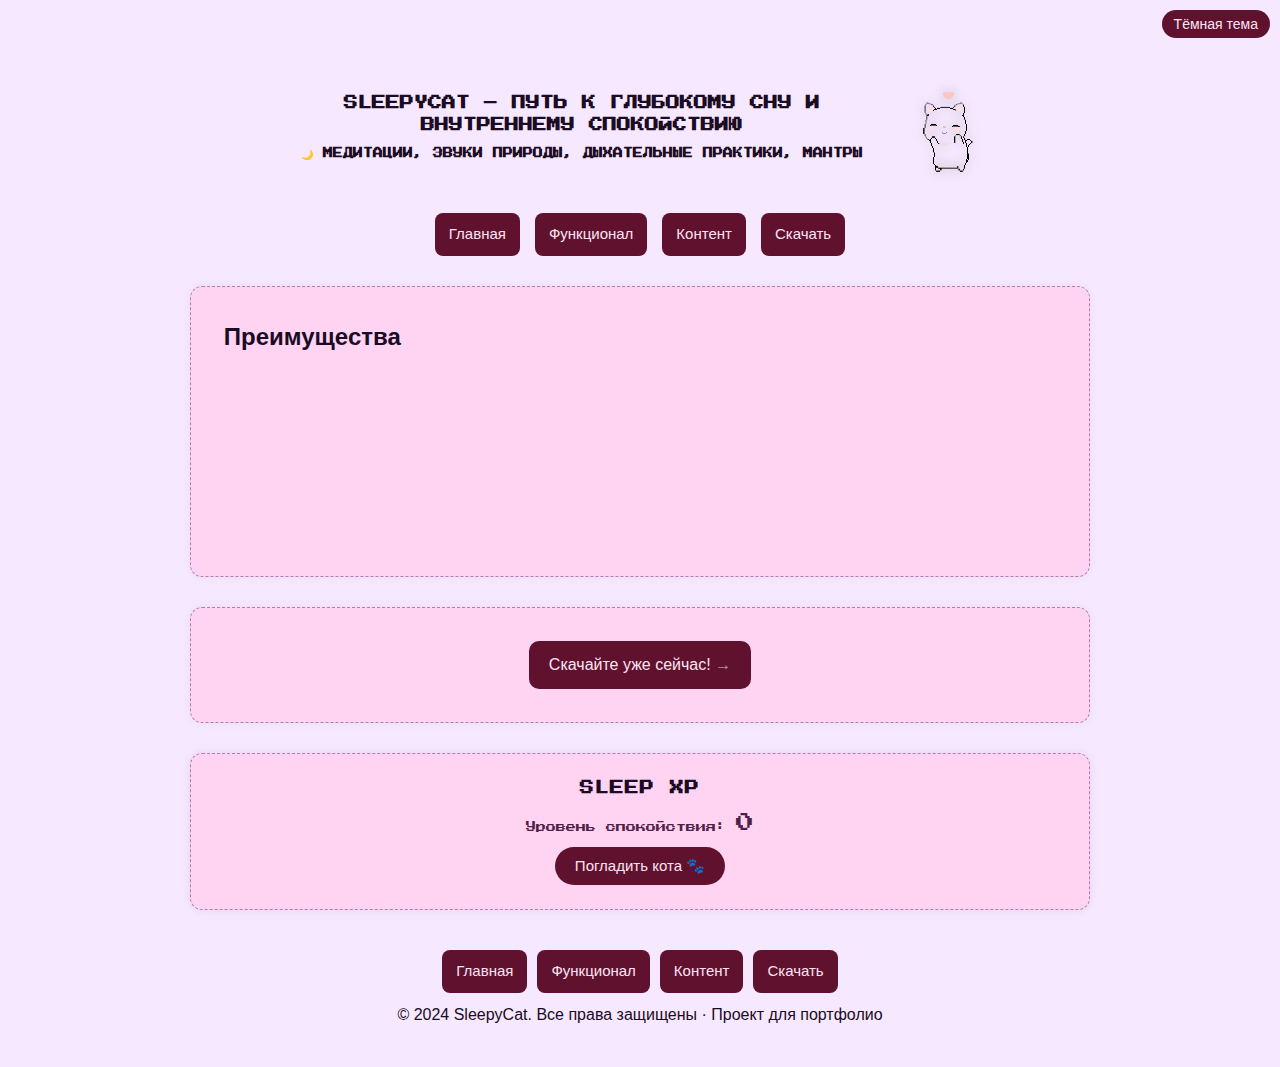
<file: index.html>
<!DOCTYPE html>
<html lang="ru">
<head>
  <meta charset="utf-8">
  <title>Sleepy Cat</title>
  <link rel="stylesheet" href="main.css">
  <link rel="stylesheet" href="https://fonts.googleapis.com/css2?family=Press+Start+2P&display=swap">
  <script src="myproject.js"></script>
</head>

<body>

<button id="theme-toggle" class="pill-btn floating-btn">Тёмная тема</button>


<header>

  <div class="hero">
    <div class="hero-text">
      <h1>SleepyCat – путь к глубокому сну и внутреннему спокойствию</h1>
      <h3>Медитации, звуки природы, дыхательные практики, мантры</h3>
    </div>

    <div class="hero-cat">
      <img src="pixel-cat.png" alt="Пиксельный котик SleepyCat">
    </div>
  </div>

  <nav class="main-nav">
    <a href="index.html">Главная</a>
    <a href="features.html">Функционал</a>
    <a href="content.html">Контент</a>
    <a href="howitworks.html">Скачать</a>
  </nav>
</header>

<section class="features-section">
  <h2>Преимущества</h2>

  <ol>
    <li>
      Внутреннее спокойствие каждый день
      <p>медитации и звуки природы помогают расслабиться, снять стресс и восстановить эмоциональный баланс в любое время</p>
    </li>

    <li>
      Забота о ментальном здоровье
      <p>регулярные дыхательные практики и медитации улучшают концентрацию, сон и общее психологическое состояние</p>
    </li>
  </ol>
</section>

<section class="how-it-works">
  <a href="howitworks.html ">Скачайте уже сейчас!</a>
</section>
 
<section class="xp-widget">
  <h2 class="pixel-heading">Sleep XP</h2>
  <p>Уровень спокойствия: <span id="xp-value">0</span></p>
  <button id="xp-btn" class="primary-btn pill-btn floating-btn">
    Погладить кота 🐾
  </button>
</section>


<footer>
  <nav class="footer-nav">
    <a href="index.html">Главная</a>
    <a href="features.html">Функционал</a>
    <a href="content.html">Контент</a>
    <a href="howitworks.html">Скачать</a>
  </nav>

  <p>© 2024 SleepyCat. Все права защищены · Проект для портфолио</p>
</footer>

</body>
</html>
</file>
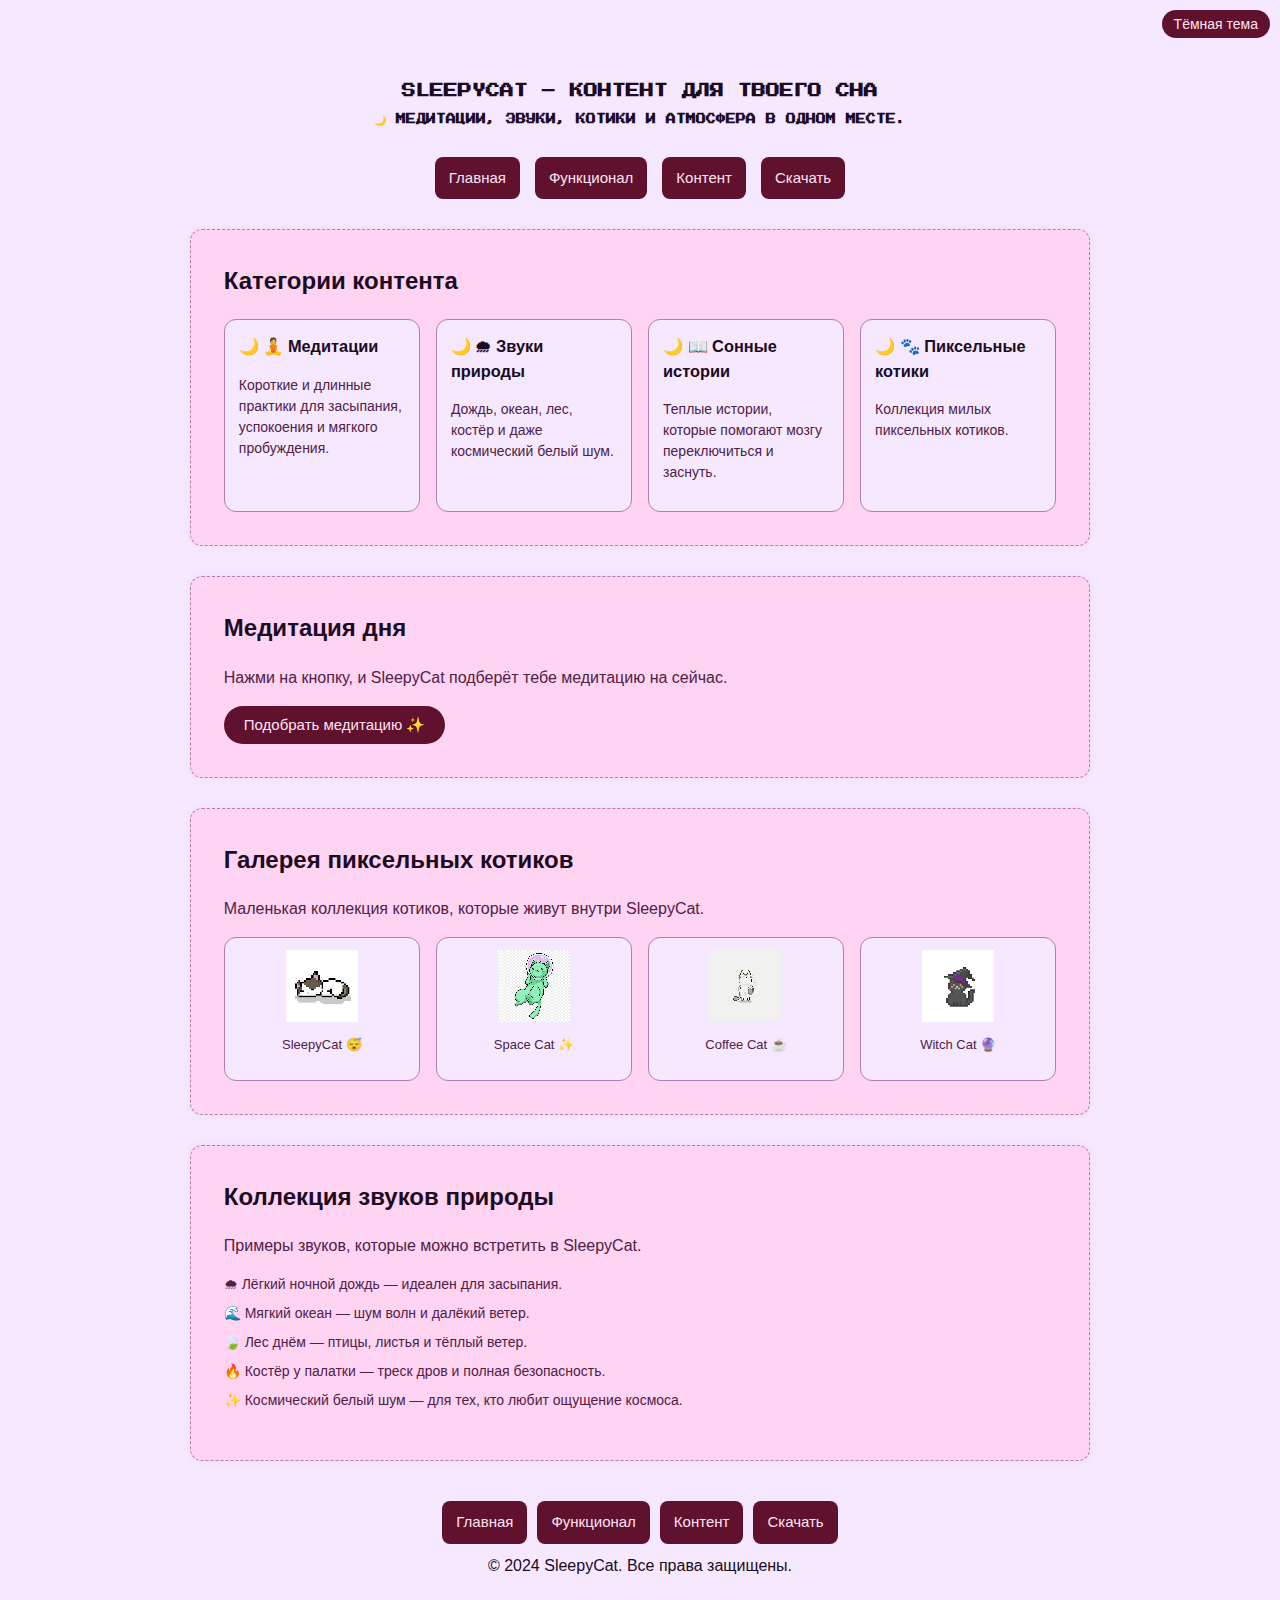
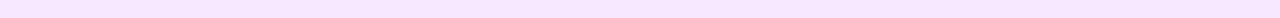
<file: content.html>
<!DOCTYPE html>
<html lang="ru">
<head>
  <meta charset="utf-8">
  <title>SleepyCat – Контент для сна</title>
  <link rel="stylesheet" href="main.css">
  <link rel="stylesheet" href="https://fonts.googleapis.com/css2?family=Press+Start+2P&display=swap">
  <script src="myproject.js" defer></script>
</head>

<body>

<button id="theme-toggle" class="pill-btn floating-btn">Тёмная тема</button>

<header>
  <h1>SleepyCat – Контент для твоего сна</h1>
  <h3>Медитации, звуки, котики и атмосфера в одном месте.</h3>

  <nav class="main-nav">
    <a href="index.html">Главная</a>
    <a href="features.html">Функционал</a>
    <a href="content.html">Контент</a>
    <a href="howitworks.html">Скачать</a>
  </nav>
</header>

<!-- КАТЕГОРИИ КОНТЕНТА -->
<section class="content-section">
  <h2>Категории контента</h2>

  <div class="content-categories">
    <article class="content-card">
      <h3>🧘 Медитации</h3>
      <p>Короткие и длинные практики для засыпания, успокоения и мягкого пробуждения.</p>
    </article>

    <article class="content-card">
      <h3>🌧 Звуки природы</h3>
      <p>Дождь, океан, лес, костёр и даже космический белый шум.</p>
    </article>

    <article class="content-card">
      <h3>📖 Сонные истории</h3>
      <p>Теплые истории, которые помогают мозгу переключиться и заснуть.</p>
    </article>

    <article class="content-card">
      <h3>🐾 Пиксельные котики</h3>
      <p>Коллекция милых пиксельных котиков.</p>
    </article>
  </div>
</section>

<!-- СЛУЧАЙНАЯ МЕДИТАЦИЯ ДНЯ -->
<section class="content-section">
  <h2>Медитация дня</h2>
  <p id="meditation-day-text">
    Нажми на кнопку, и SleepyCat подберёт тебе медитацию на сейчас.
  </p>

  <button id="meditation-day-btn" class="primary-btn pill-btn">
    Подобрать медитацию ✨
  </button>
</section>

<!-- ГАЛЕРЕЯ ПИКСЕЛЬНЫХ КОТИКОВ -->
<section class="content-section">
  <h2>Галерея пиксельных котиков</h2>
  <p>Маленькая коллекция котиков, которые живут внутри SleepyCat.</p>

  <div class="cats-grid">
    <div class="cat-card">
      <img src="pixel-cat-1.png" alt="SleepyCat" class="pixel-cat">
      <p>SleepyCat 😴</p>
    </div>
    <div class="cat-card">
      <img src="pixel-cat-2.png" alt="Space Cat" class="pixel-cat">
      <p>Space Cat ✨</p>
    </div>
    <div class="cat-card">
      <img src="pixel-cat-3.png" alt="Coffee Cat" class="pixel-cat">
      <p>Coffee Cat ☕</p>
    </div>
    <div class="cat-card">
      <img src="pixel-cat-4.png" alt="Witch Cat" class="pixel-cat">
      <p>Witch Cat 🔮</p>
    </div>
  </div>
</section>

<!-- КОЛЛЕКЦИЯ ЗВУКОВ ПРИРОДЫ -->
<section class="content-section">
  <h2>Коллекция звуков природы</h2>
  <p>Примеры звуков, которые можно встретить в SleepyCat.</p>

  <ul class="sound-list">
    <li>🌧 Лёгкий ночной дождь — идеален для засыпания.</li>
    <li>🌊 Мягкий океан — шум волн и далёкий ветер.</li>
    <li>🍃 Лес днём — птицы, листья и тёплый ветер.</li>
    <li>🔥 Костёр у палатки — треск дров и полная безопасность.</li>
    <li>✨ Космический белый шум — для тех, кто любит ощущение космоса.</li>
  </ul>
</section>

<footer>
  <nav class="footer-nav">
    <a href="index.html">Главная</a>
    <a href="features.html">Функционал</a>
    <a href="content.html">Контент</a>
    <a href="howitworks.html">Скачать</a>
  </nav>

  <p>© 2024 SleepyCat. Все права защищены.</p>
</footer>

</body>
</html>
</file>
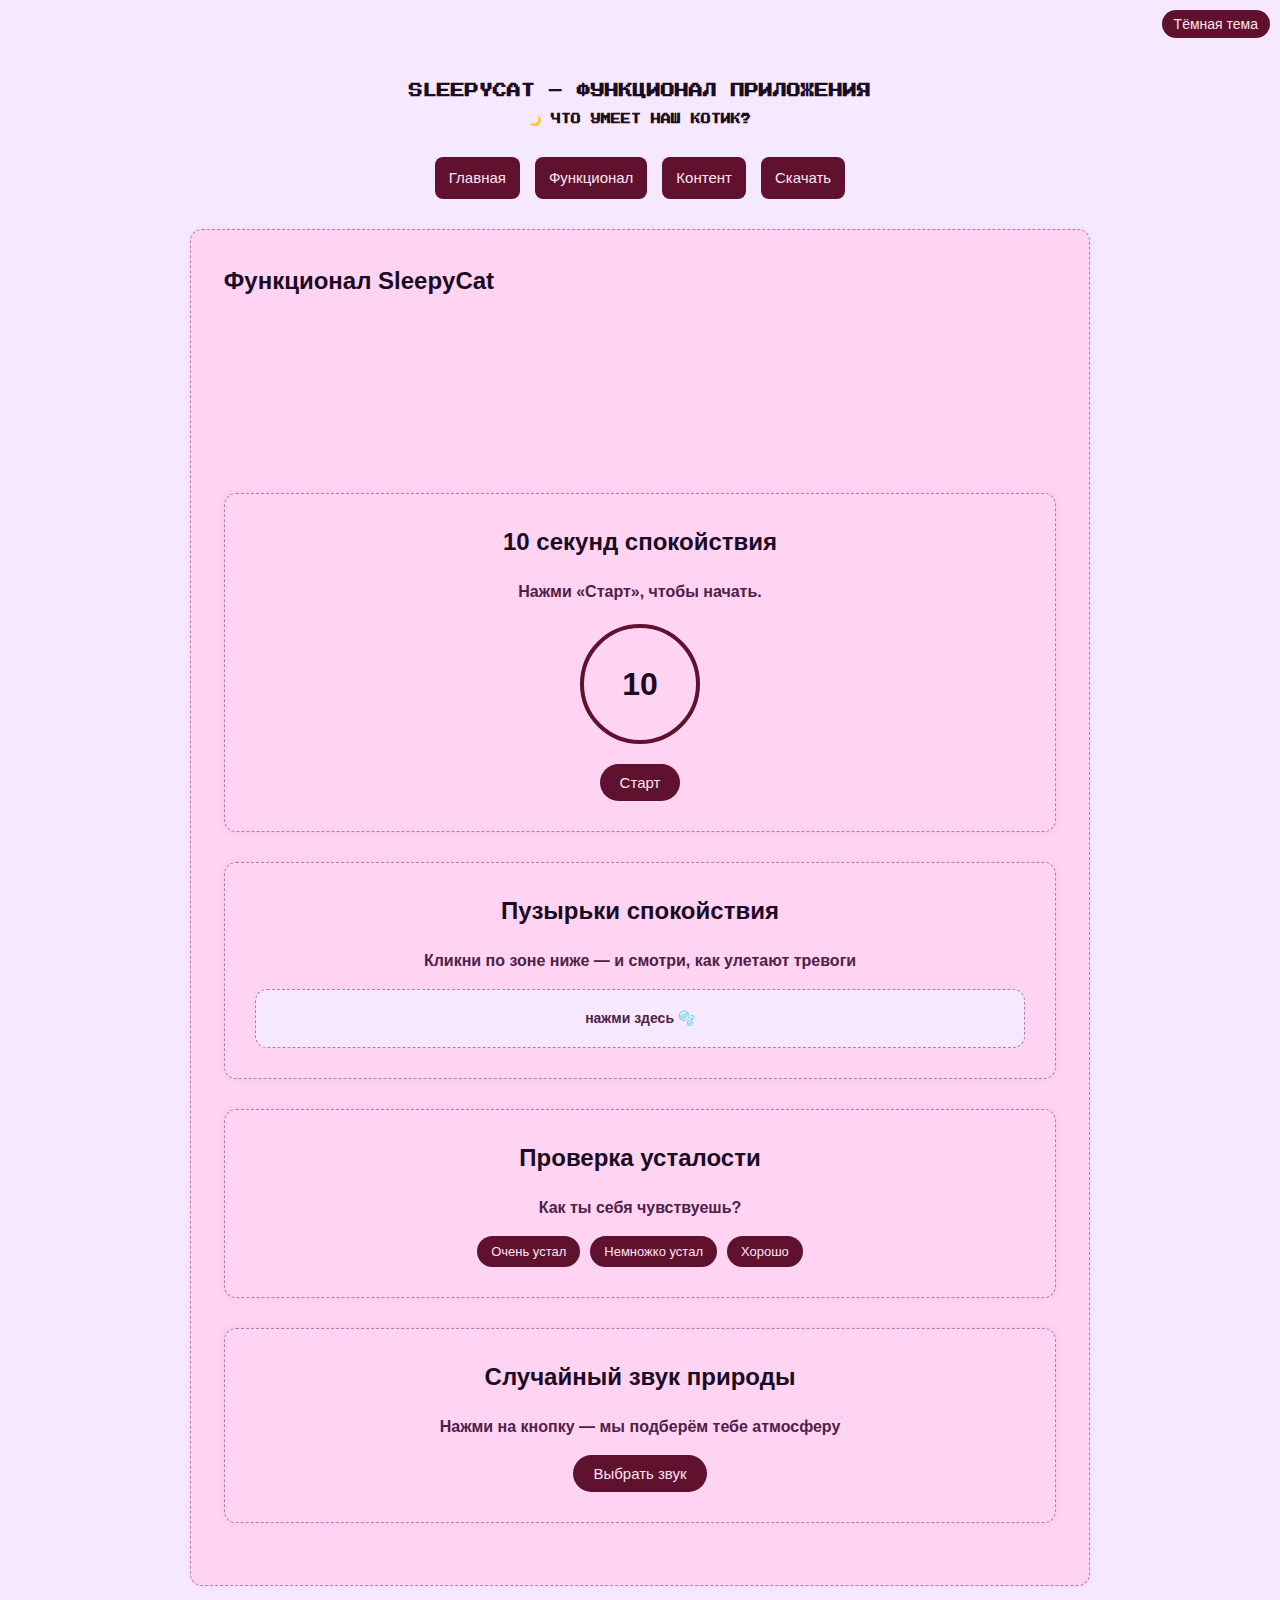
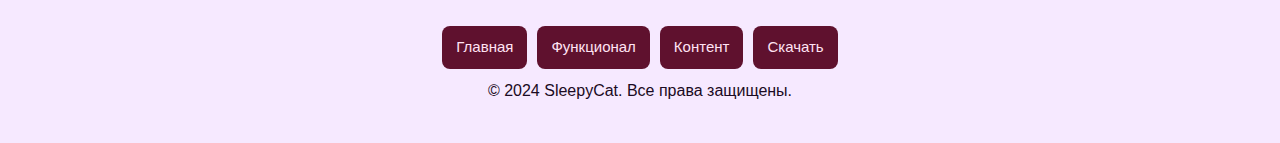
<file: features.html>
<!DOCTYPE html>
<html lang="ru">
<head>
  <meta charset="utf-8">
  <title>Sleepy Cat – Функционал</title>
  <link rel="stylesheet" href="main.css">
  <link rel="stylesheet" href="https://fonts.googleapis.com/css2?family=Press+Start+2P&display=swap">
  <script src="myproject.js"></script>
</head>

<body>

<button id="theme-toggle">Тёмная тема</button>

<header>
  <h1>SleepyCat – Функционал приложения</h1>
  <h3>Что умеет наш котик?</h3>

  <nav class="main-nav">
    <a href="index.html">Главная</a>
    <a href="features.html">Функционал</a>
    <a href="content.html">Контент</a>
   <a href="howitworks.html">Скачать</a>
  </nav>
</header>

<section class="features-section">
  <h2>Функционал SleepyCat</h2>
  <ol>
    <li>
      Персональные подборки
      <p>Алгоритм подбирает медитации под ваше настроение и состояние.</p>
    </li>
    <li>
      Таймер сна
      <p>Звуки и медитации автоматически выключаются, когда вы засыпаете.</p>
    </li>
  </ol>

  <section class="relax-timer">
  <h2>10 секунд спокойствия</h2>
  <p id="timer-text">Нажми «Старт», чтобы начать.</p>

  <div class="timer-circle">
    <span id="timer-value">10</span>
  </div>

  <button id="timer-start-btn" class="primary-btn">Старт</button>
</section>

 
  <!-- ПУЗЫРЬКИ СПОКОЙСТВИЯ -->
  <section class="relax-timer calm-bubbles">
    <h2>Пузырьки спокойствия</h2>
    <p>Кликни по зоне ниже — и смотри, как улетают тревоги </p>

    <div class="bubbles-area" id="bubbles-area">
      нажми здесь 🫧
    </div>
  </section>

  <!-- ПРОВЕРКА УСТАЛОСТИ -->
  <section class="relax-timer tired-check">
    <h2>Проверка усталости</h2>
    <p id="tired-text">Как ты себя чувствуешь?</p>

    <div class="tired-buttons">
      <button class="primary-btn tired-btn" data-tired="high">Очень устал</button>
      <button class="primary-btn tired-btn" data-tired="medium">Немножко устал </button>
      <button class="primary-btn tired-btn" data-tired="low">Хорошо</button>
    </div>
  </section>

  <!-- СЛУЧАЙНЫЙ ЗВУК ПРИРОДЫ -->
  <section class="relax-timer nature-sound">
    <h2>Случайный звук природы</h2>
    <p id="sound-text">Нажми на кнопку — мы подберём тебе атмосферу </p>

    <button id="sound-btn" class="primary-btn">
      Выбрать звук 
    </button>
  </section>

</section>

<footer>
  <nav class="footer-nav">
    <a href="index.html">Главная</a>
    <a href="features.html">Функционал</a>
    <a href="content.html">Контент</a>
    <a href="howitworks.html">Скачать</a>
  </nav>

  <p>© 2024 SleepyCat. Все права защищены.</p>
</footer>
</body>
</html>
</file>
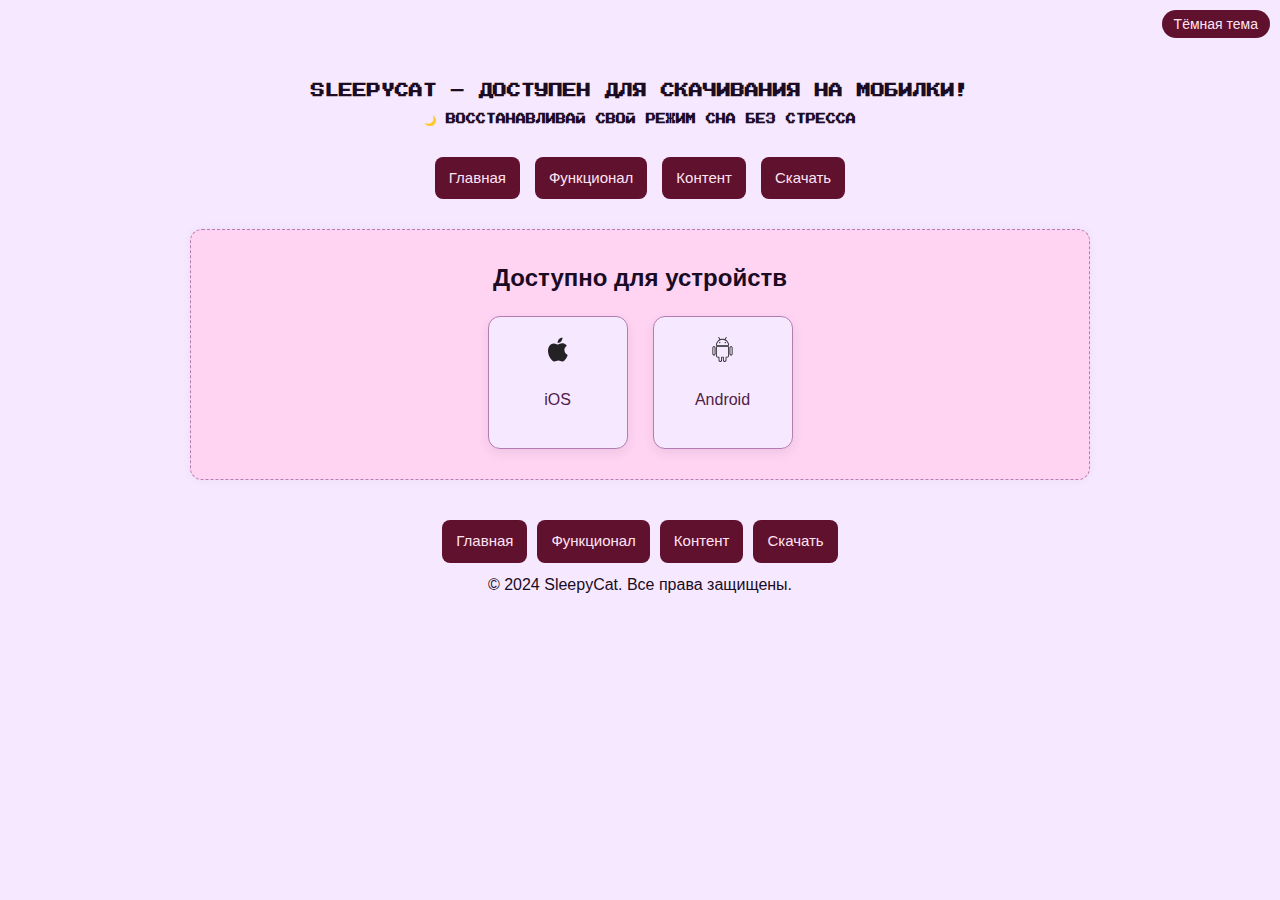
<file: howitworks.html>
<!DOCTYPE html>
<html lang="ru">
<head>
 <meta charset="utf-8">
 <title>Скачать</title>
<link rel="stylesheet" href="main.css">
<link rel="stylesheet" href="https://fonts.googleapis.com/css2?family=Press+Start+2P&display=swap">
<script src="myproject.js"></script>
</head>
<body>
    <button id="theme-toggle">Тёмная тема</button>
<header>
  <h1>SleepyCat – Доступен для скачивания на мобилки!</h1>
  <h3>Восстанавливай свой режим сна без стресса</h3>
   <nav class="main-nav">
    <a href="index.html">Главная</a>
    <a href="features.html">Функционал</a>
    <a href="content.html">Контент</a>
    <a href="howitworks.html">Скачать</a>
  </nav>
</header>

<section class="download-os">
  <h2>Доступно для устройств</h2>
<div class="os-grid">
<div class="os-card">
<img src="apple.svg" class="os-icon">
<p>iOS</p>

</div>
<div class="os-card">
<img src="android.svg" class="os-icon">
<p>Android</p>
</div>
</div>
</section>

<footer>
  <nav class="footer-nav">
    <a href="index.html">Главная</a>
    <a href="features.html">Функционал</a>
    <a href="content.html">Контент</a>
    <a href="howitworks.html">Скачать</a>
  </nav>

  <p>© 2024 SleepyCat. Все права защищены.</p>
</footer>

</body>
</html>
</file>
<file: main.css>
/* =========================
   1. ТЕМЫ И ПЕРЕМЕННЫЕ
   ========================= */

:root {
  --bg-body: #f6e9ff;
  --bg-section: #ffd4f3;

  --text-main: #502047;
  --text-dark: #1b0b23;   /* светлая тема */

  --btn-bg: #5f112e;
  --btn-hover-bg: #dbe2ff;
  --btn-active-bg: #c8d3ff;
  --text-btn: #ffe3f3;

  --border-color: #b57bb3;
}

/* Переменные в тёмной теме переопределяются на другие цвета */
.dark-theme {
  --bg-body: #120716;
  --bg-section: #2b1633;

  --text-main: #f1cbff;
  --text-dark: #ffffff;   /* тёмная тема */

  --btn-bg: #4c1230;
  --btn-hover-bg: #6b3a54;
  --btn-active-bg: #513050;
  --text-btn: #ffe3ff;

  --border-color: #825a85;
}


/* =========================
   2. БАЗОВЫЕ НАСТРОЙКИ
   ========================= */

*,
*::before,
*::after {
  box-sizing: border-box;
}

body {
  background-color: var(--bg-body);
  color: var(--text-main);
  font-family: 'Gill Sans', 'Gill Sans MT', Calibri, 'Trebuchet MS', sans-serif;
  margin: 0;
  padding: 0;
  line-height: 1.5;
}


/* =========================
   3. ТИПОГРАФИКА
   ========================= */

h1, h2, h3 {
  color: var(--text-dark);
  margin-top: 0;
}

h1 {
  font-size: clamp(24px, 5vw, 40px);
}

/* Мини-иконка перед h3 */
h3::before {
  content: "🌙 ";
}

/* =========================
   4. ССЫЛКИ И КНОПКИ
   ========================= */

a {
  text-decoration: none;
  color: inherit;
}

/* Стрелочка после всех ссылок по умолчанию */
a::after {
  content: " →";
  opacity: 0.6;
}

/* Но для навигации стрелочка не нужна */
.main-nav a::after,
.footer-nav a::after {
  content: "";
}

/* Кнопка переключения темы */
#theme-toggle {
  position: fixed;
  top: 10px;
  right: 10px;
  padding: 6px 12px;
  font-size: 14px;
  border-radius: 999px;
  border: none;
  cursor: pointer;
  background: var(--btn-bg);
  color: var(--text-btn);
  transition: transform 0.2s, background-color 0.2s;
}

#theme-toggle:hover {
  transform: scale(0.95);
  background: var(--btn-hover-bg);
}

/* Универсальная кнопка */
.primary-btn {
  padding: 10px 20px;
  border-radius: 999px;
  border: none;
  background: var(--btn-bg);
  color: var(--text-btn);
  font-size: 15px;
  cursor: pointer;
  transition: transform 0.2s ease, background-color 0.2s ease;
}

.primary-btn:hover {
  transform: scale(0.95);
  background: var(--btn-hover-bg);
}

.primary-btn:active {
  transform: scale(0.9);
  background: var(--btn-active-bg);
}


/* =========================
   5. ОБЩИЙ ЛЕЙАУТ: HEADER / NAV / SECTION / FOOTER
   ========================= */

header {
  max-width: 900px;
  margin: 80px auto 20px;
  padding: 0 20px;
  text-align: center;
}

/* Верхнее меню */
.main-nav {
  display: flex;
  justify-content: center;
  gap: 15px;
  flex-wrap: wrap;
  margin-top: 20px;
}

/* Ссылки в главном и нижнем меню выглядят как кнопки */
.main-nav a,
.footer-nav a {
  background: var(--btn-bg);
  color: var(--text-btn);
  display: inline-block;
  font-size: 15px;
  margin-top: 10px;
  padding: 10px 14px;
  border-radius: 8px;
  transition: transform 0.2s ease, background-color 0.2s, color 0.2s;
  transform: scale(1);
}

.main-nav a:hover,
.footer-nav a:hover {
  background: var(--btn-hover-bg);
  color: var(--text-main);
  transform: scale(0.9);
}

.main-nav a:active,
.footer-nav a:active {
  background: var(--btn-active-bg);
  transform: scale(0.82);
}

/* Базовый стиль для всех секций */
section {
  background: var(--bg-section);
  max-width: 900px;
  padding: calc(20px + 1vw);
  margin: 30px auto;
  border-radius: 12px;
  border: 1px dashed var(--border-color);
  box-shadow: 0 0 10px rgba(0,0,0,0.05);
  color: var(--text-main);
}

/* Футер */
footer {
  max-width: 900px;
  margin: 30px auto 40px;
  padding: 0 20px;
  text-align: center;
  color: var(--text-dark);
}

.footer-nav {
  display: flex;
  justify-content: center;
  gap: 10px;
  flex-wrap: wrap;
  margin-bottom: 10px;
}

footer p {
  margin: 5px 0 0;
}


/* =========================
   6. СЕКЦИЯ ФУНКЦИОНАЛА 
   ========================= */

.features-section {
  font-weight: bold;
}

/* Сетка для списка преимуществ */
.features-section ol {
  display: grid;
  grid-template-columns: repeat(2, 1fr);
  gap: 30px;
  list-style: none;
  padding: 0;
  margin: 20px 0 0;
}

/* Карточки преимуществ */
.features-section li {
  background: var(--bg-body);
  padding: 20px;
  border-radius: 12px;

  /* анимация появления */
  opacity: 0;
  transform: translateY(20px);
  animation: feature-fade-up 0.6s ease-out forwards;

  /* плавный hover-эффект */
  transition: transform 0.2s ease, box-shadow 0.2s ease;
}

/* Задержка появления для каждой карточки по очереди */
.features-section li:nth-child(1) { animation-delay: 0.1s; }
.features-section li:nth-child(2) { animation-delay: 0.25s; }
.features-section li:nth-child(3) { animation-delay: 0.4s; }
.features-section li:nth-child(4) { animation-delay: 0.55s; }

/* Ховер карточек */
.features-section li:hover {
  transform: translateY(-6px) scale(1.02);
  box-shadow: 0 12px 25px rgba(0, 0, 0, 0.18);
}

/* Анимированное подчёркивание заголовка "Функционал" */
.features-title {
  position: relative;
  display: inline-block;
  padding-bottom: 4px;
}

.features-title::after {
  content: "";
  position: absolute;
  left: 0;
  bottom: 0;
  height: 3px;
  width: 100%;
  background: linear-gradient(90deg, var(--btn-bg), var(--btn-hover-bg));
  transform-origin: left;
  transform: scaleX(0);
  animation: title-underline 0.7s ease-out forwards;
  animation-delay: 0.15s;
}


/* =========================
   7. СЕКЦИЯ КАК ЭТО РАБОТАЕТ
   ========================= */

.how-it-works {
  text-align: center;
}

.how-it-works a {
  display: inline-block;
  padding: 12px 20px;
  background: var(--btn-bg);
  color: var(--text-btn);
  border-radius: 10px;
  transition: transform 0.3s, background-color 0.3s;
  animation: pulse 2s infinite;
}

.how-it-works a:hover {
  transform: scale(0.9);
  background: var(--btn-hover-bg);
}

.how-it-works a:active {
  transform: scale(0.82);
}


/* =========================
   8. СЕКЦИЯ PLATFORM: iOS / ANDROID
   ========================= */

.download-os {
  max-width: 900px;
  margin: 30px auto;
  padding: 30px;
  background: var(--bg-section);
  border-radius: 12px;
  border: 1px dashed var(--border-color);
  text-align: center;
}

.os-grid {
  display: flex;
  justify-content: center;
  gap: 25px;
  align-items: center;
  margin-top: 20px;
  flex-wrap: wrap;
}

.os-card {
  background: var(--bg-body);
  padding: 20px;
  width: 140px;
  border-radius: 12px;
  border: 1px solid var(--border-color);
  display: flex;
  flex-direction: column;
  align-items: center;
  gap: 10px;
  box-shadow: 0 4px 12px rgba(0,0,0,0.08);
  transition: transform 0.2s ease;
}

.os-card:hover {
  transform: translateY(-5px);
}

.os-icon {
  width: 25px;
  height: 25px;
  opacity: 0.85;
}


/* =========================
   9. СЕКЦИИ СОВЕТ ПЕРЕД СНОМ" И "ТАЙМЕР
   ========================= */

.sleep-tips,
.relax-timer {
  max-width: 900px;
  margin: 30px auto;
  padding: 30px;
  background: var(--bg-section);
  border-radius: 12px;
  border: 1px dashed var(--border-color);
  text-align: center;
}

/* Кружок таймера */
.timer-circle {
  width: 120px;
  height: 120px;
  margin: 20px auto;
  border-radius: 50%;
  border: 4px solid var(--btn-bg);
  display: flex;
  align-items: center;
  justify-content: center;
  font-size: 32px;
  font-weight: 600;
  color: var(--text-dark);
}


/* =========================
   10. ФОН ДЛЯ СТРАНИЦЫ ФУНКЦИОНАЛ
   ========================= */

body.features-page {
  background-image:
    radial-gradient(circle at top left, rgba(255, 255, 255, 0.4), transparent 55%),
    radial-gradient(circle at bottom right, rgba(255, 200, 255, 0.35), transparent 55%);
  background-color: var(--bg-body);
  background-size: 140% 140%;
  animation: bg-move 18s ease-in-out infinite alternate;
}


/* =========================
   11. АДАПТИВНОСТЬ
   ========================= */

@media (max-width: 700px) {
  .main-nav {
    flex-direction: column;
    align-items: center;
  }

  section {
    margin: 20px 10px;
    padding: 20px;
  }

  .features-section ol {
    grid-template-columns: 1fr;
    gap: 20px;
  }
}


/* =========================
   12. АНИМАЦИИ KEYFRAMES
   ========================= */

@keyframes pulse {
  0%   { transform: scale(1); }
  50%  { transform: scale(1.03); }
  100% { transform: scale(1); }
}

@keyframes bg-move {
  0%   { background-position: 0% 0%, 100% 100%; }
  100% { background-position: 20% 10%, 80% 90%; }
}

@keyframes feature-fade-up {
  0% {
    opacity: 0;
    transform: translateY(20px) scale(0.98);
  }
  100% {
    opacity: 1;
    transform: translateY(0) scale(1);
  }
}

@keyframes title-underline {
  0%   { transform: scaleX(0); }
  100% { transform: scaleX(1); }
}


/* пиксельный шрифт для заголовков и игровых штук */
.pixel-heading {
  font-family: "Press Start 2P", system-ui, -apple-system, BlinkMacSystemFont, sans-serif;
  letter-spacing: 1px;
  text-transform: uppercase;
  font-size: 14px;
}

/* можно применить к h1 на главной */
header h1 {
  font-family: "Press Start 2P", system-ui, sans-serif;
  font-size: 14px;
  line-height: 1.6;
  text-transform: uppercase;
}

header h3 {
  font-family: "Press Start 2P", system-ui, sans-serif;
  font-size: 10px;
  text-transform: uppercase;
}

.hero {
  display: flex;
  align-items: center;
  justify-content: center;
  gap: 20px;
  flex-wrap: wrap;
}

.hero-text {
  max-width: 600px;
}

.hero-cat img {
  width: 96px;
  image-rendering: pixelated; /* подчёркивает пиксельность */
  filter: drop-shadow(0 0 6px rgba(0,0,0,0.25));
  animation: cat-bob 2.5s ease-in-out infinite;
}

@keyframes cat-bob {
  0%   { transform: translateY(0); }
  50%  { transform: translateY(-6px); }
  100% { transform: translateY(0); }
}

.xp-widget {
  max-width: 900px;
  margin: 30px auto;
  padding: 24px;
  background: var(--bg-section);
  border-radius: 12px;
  border: 1px dashed var(--border-color);
  text-align: center;
  box-shadow: 0 0 10px rgba(0,0,0,0.08);
}

.xp-widget p {
  font-family: "Press Start 2P", system-ui, sans-serif;
  font-size: 10px;
}

#xp-value {
  font-size: 18px;
}


/* ===== ПУЗЫРЬКИ СПОКОЙСТВИЯ ===== */

.calm-bubbles .bubbles-area {
  margin-top: 16px;
  padding: 18px;
  background: var(--bg-body);
  border-radius: 12px;
  border: 1px dashed var(--border-color);
  position: relative;
  overflow: hidden;
  cursor: pointer;
  font-size: 14px;
}

/* сами пузырьки */
.bubble {
  position: absolute;
  bottom: -20px;
  width: 14px;
  height: 14px;
  border-radius: 50%;
  background: radial-gradient(circle, #ffd4f3 0%, #ff9fdc 60%, rgba(255, 159, 220, 0) 100%);
  opacity: 0.9;
  animation: bubble-float 2.4s ease-out forwards;
}

@keyframes bubble-float {
  0% {
    transform: translateY(0) scale(0.7);
    opacity: 1;
  }
  100% {
    transform: translateY(-140px) scale(1.1);
    opacity: 0;
  }
}

/* ===== ПРОВЕРКА УСТАЛОСТИ ===== */

.tired-check .tired-buttons {
  margin-top: 16px;
  display: flex;
  flex-wrap: wrap;
  justify-content: center;
  gap: 10px;
}

.tired-check .tired-btn {
  font-size: 13px;
  padding: 8px 14px;
}

/* ===== СЛУЧАЙНЫЙ ЗВУК ПРИРОДЫ ===== */

.nature-sound #sound-text {
  margin-bottom: 16px;
}

/* Общий блок для контента */
.content-section {
  background: var(--bg-section);
  max-width: 900px;
  padding: calc(20px + 1vw);
  margin: 30px auto;
  border-radius: 12px;
  border: 1px dashed var(--border-color);
  box-shadow: 0 0 10px rgba(0,0,0,0.05);
}

/* сетка категорий */
.content-categories {
  display: grid;
  grid-template-columns: repeat(auto-fit, minmax(180px, 1fr));
  gap: 16px;
  margin-top: 16px;
}

.content-card {
  background: var(--bg-body);
  border-radius: 12px;
  padding: 14px;
  border: 1px solid var(--border-color);
  font-size: 14px;
}

/* галерея котиков */
.cats-grid {
  display: grid;
  grid-template-columns: repeat(auto-fit, minmax(140px, 1fr));
  gap: 16px;
  margin-top: 16px;
}

.cat-card {
  background: var(--bg-body);
  border-radius: 12px;
  border: 1px solid var(--border-color);
  padding: 12px;
  text-align: center;
  font-size: 13px;
}

.pixel-cat {
  width: 72px;
  height: 72px;
  image-rendering: pixelated;
  display: block;
  margin: 0 auto 8px;
}

/* список звуков */
.sound-list {
  list-style: none;
  padding-left: 0;
  margin-top: 12px;
}

.sound-list li {
  margin-bottom: 8px;
  padding-left: 0;
  font-size: 14px;
}
</file>
